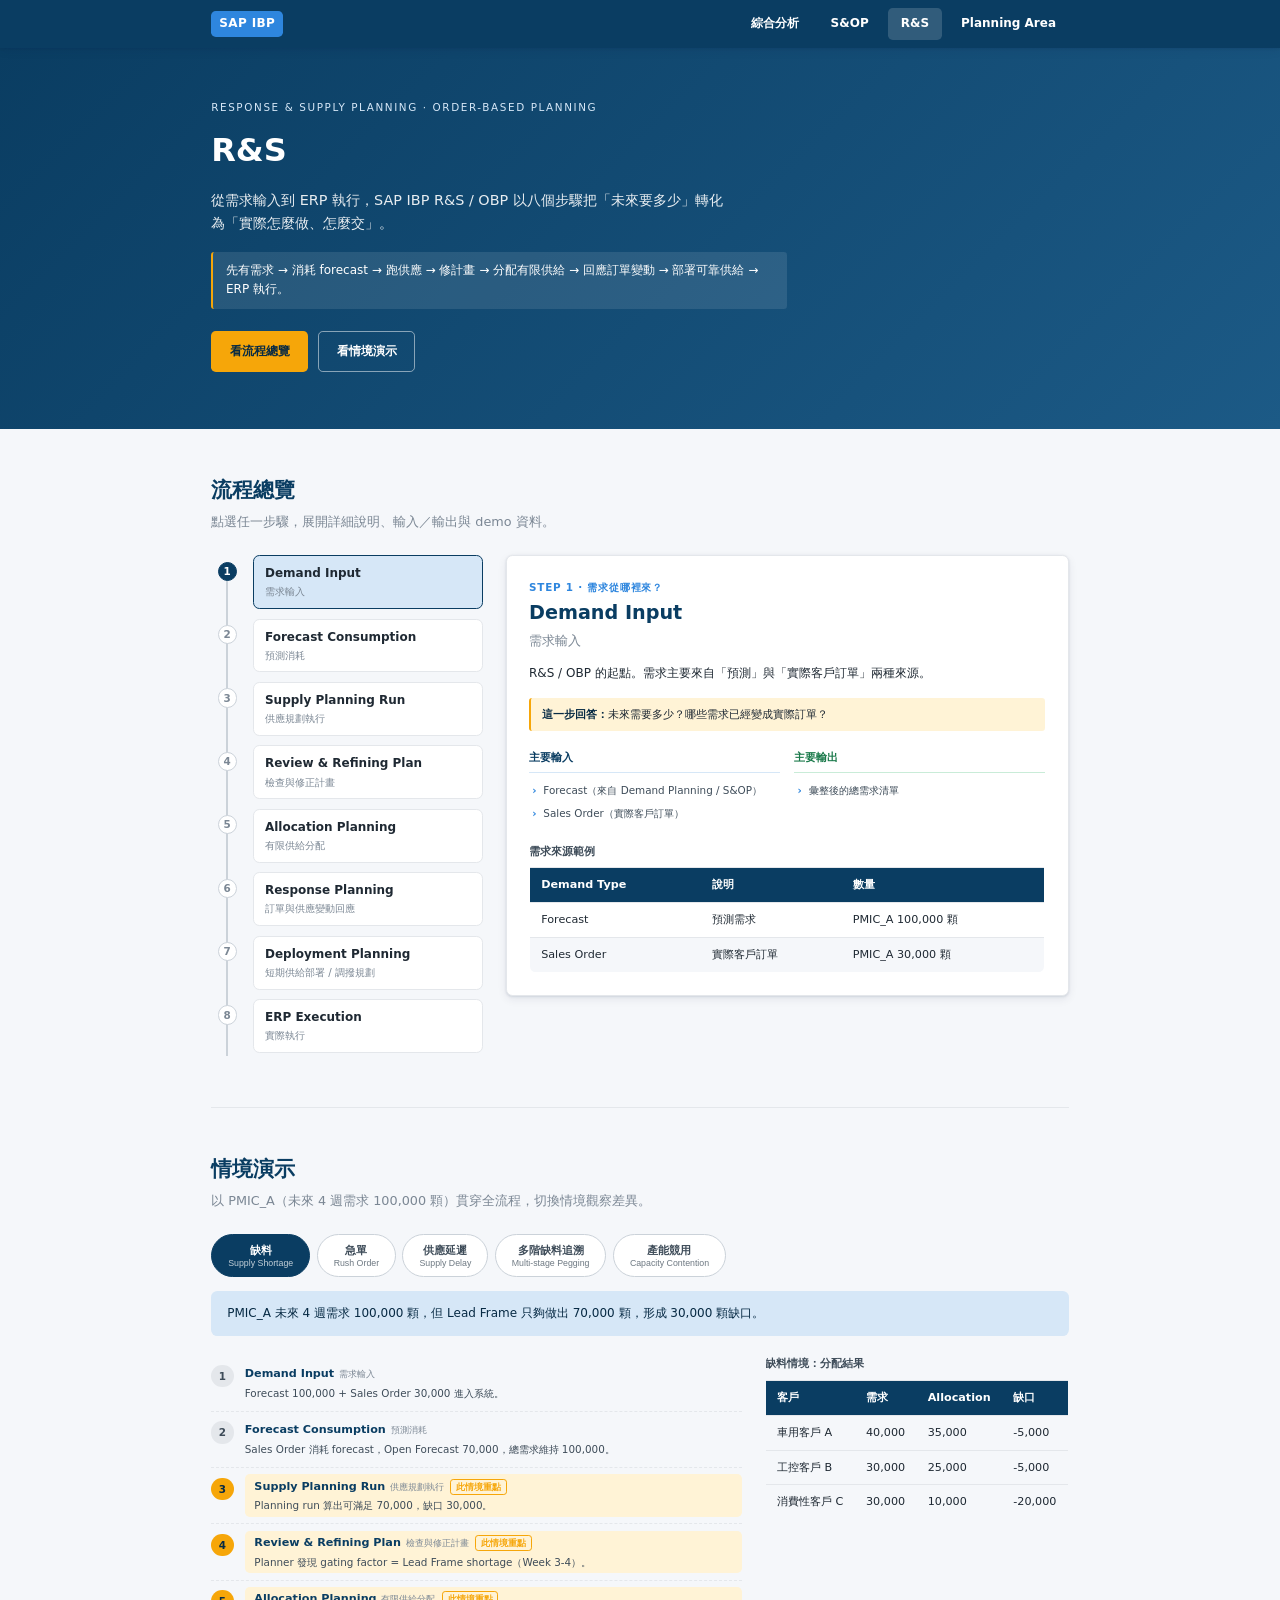
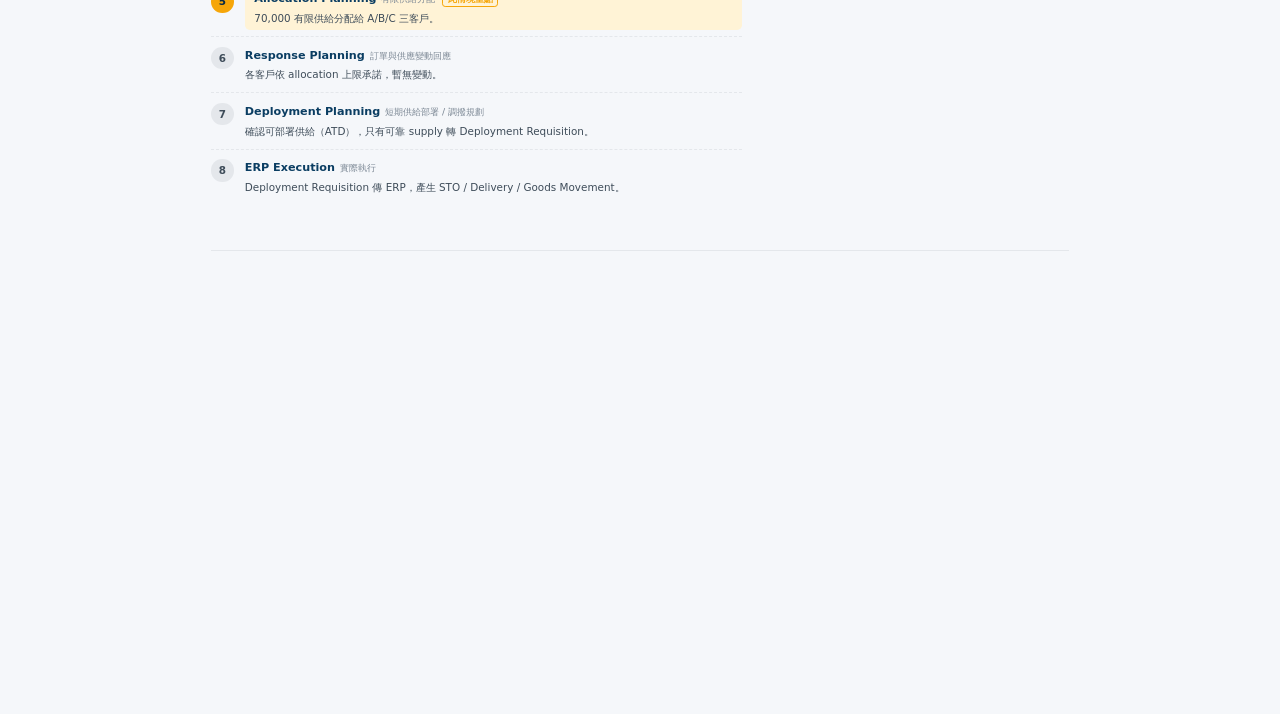
<file: index.html>
<!DOCTYPE html>
<html lang="zh-Hant">
  <head>
    <meta charset="UTF-8" />
    <meta name="viewport" content="width=device-width, initial-scale=1.0" />
    <title>SAP IBP R&amp;S 流程介紹</title>
    <link rel="stylesheet" href="styles.css" />
  </head>
  <body>
    <!-- 頂部導覽列 -->
    <header class="topbar">
      <div class="topbar__inner">
        <div class="brand">
          <span class="brand__logo">SAP IBP</span>
        </div>
        <nav class="mainnav">
          <a href="compare.html" class="mainnav__link">綜合分析</a>
          <a href="snop.html" class="mainnav__link">S&amp;OP</a>
          <a href="index.html" class="mainnav__link mainnav__link--active">R&amp;S</a>
          <a href="pa.html" class="mainnav__link">Planning Area</a>
        </nav>
      </div>
    </header>

    <!-- Hero -->
    <section class="hero">
      <div class="hero__inner">
        <p class="hero__eyebrow">Response &amp; Supply Planning · Order-based Planning</p>
        <h1 class="hero__title">R&amp;S</h1>
        <p class="hero__lead">
          從需求輸入到 ERP 執行，SAP IBP R&amp;S / OBP
          以八個步驟把「未來要多少」轉化為「實際怎麼做、怎麼交」。
        </p>
        <p class="hero__oneliner" id="heroOneLiner"></p>
        <div class="hero__actions">
          <a href="#flow" class="btn btn--primary">看流程總覽</a>
          <a href="#scenario" class="btn btn--ghost">看情境演示</a>
        </div>
      </div>
    </section>

    <main class="container">
      <!-- 流程總覽 -->
      <section id="flow" class="section">
        <div class="section__head">
          <h2 class="section__title">流程總覽</h2>
          <p class="section__desc">
            點選任一步驟，展開詳細說明、輸入／輸出與 demo 資料。
          </p>
        </div>
        <div class="flow">
          <ol class="timeline" id="timeline"></ol>
          <div class="detail" id="detail">
            <p class="detail__placeholder">← 請點選左側任一步驟查看詳情</p>
          </div>
        </div>
      </section>

      <!-- 情境演示 -->
      <section id="scenario" class="section">
        <div class="section__head">
          <h2 class="section__title">情境演示</h2>
          <p class="section__desc">
            以 PMIC_A（未來 4 週需求 100,000 顆）貫穿全流程，切換情境觀察差異。
          </p>
        </div>
        <div class="scenario__tabs" id="scenarioTabs"></div>
        <p class="scenario__intro" id="scenarioIntro"></p>
        <div class="scenario__body">
          <ol class="walk" id="scenarioWalk"></ol>
          <div class="scenario__table" id="scenarioTable"></div>
        </div>
      </section>

      <!-- 快速記憶版 -->
      <section id="memo" class="section" hidden>
        <div class="section__head">
          <h2 class="section__title">快速記憶版</h2>
          <p class="section__desc">一句話記住每個步驟在做什麼。</p>
        </div>
        <table class="memo-table" id="memoTable"></table>
        <p class="memo-oneliner" id="memoOneLiner"></p>
      </section>
    </main>

    <script src="data.js"></script>
    <script src="app.js"></script>
  </body>
</html>
</file>
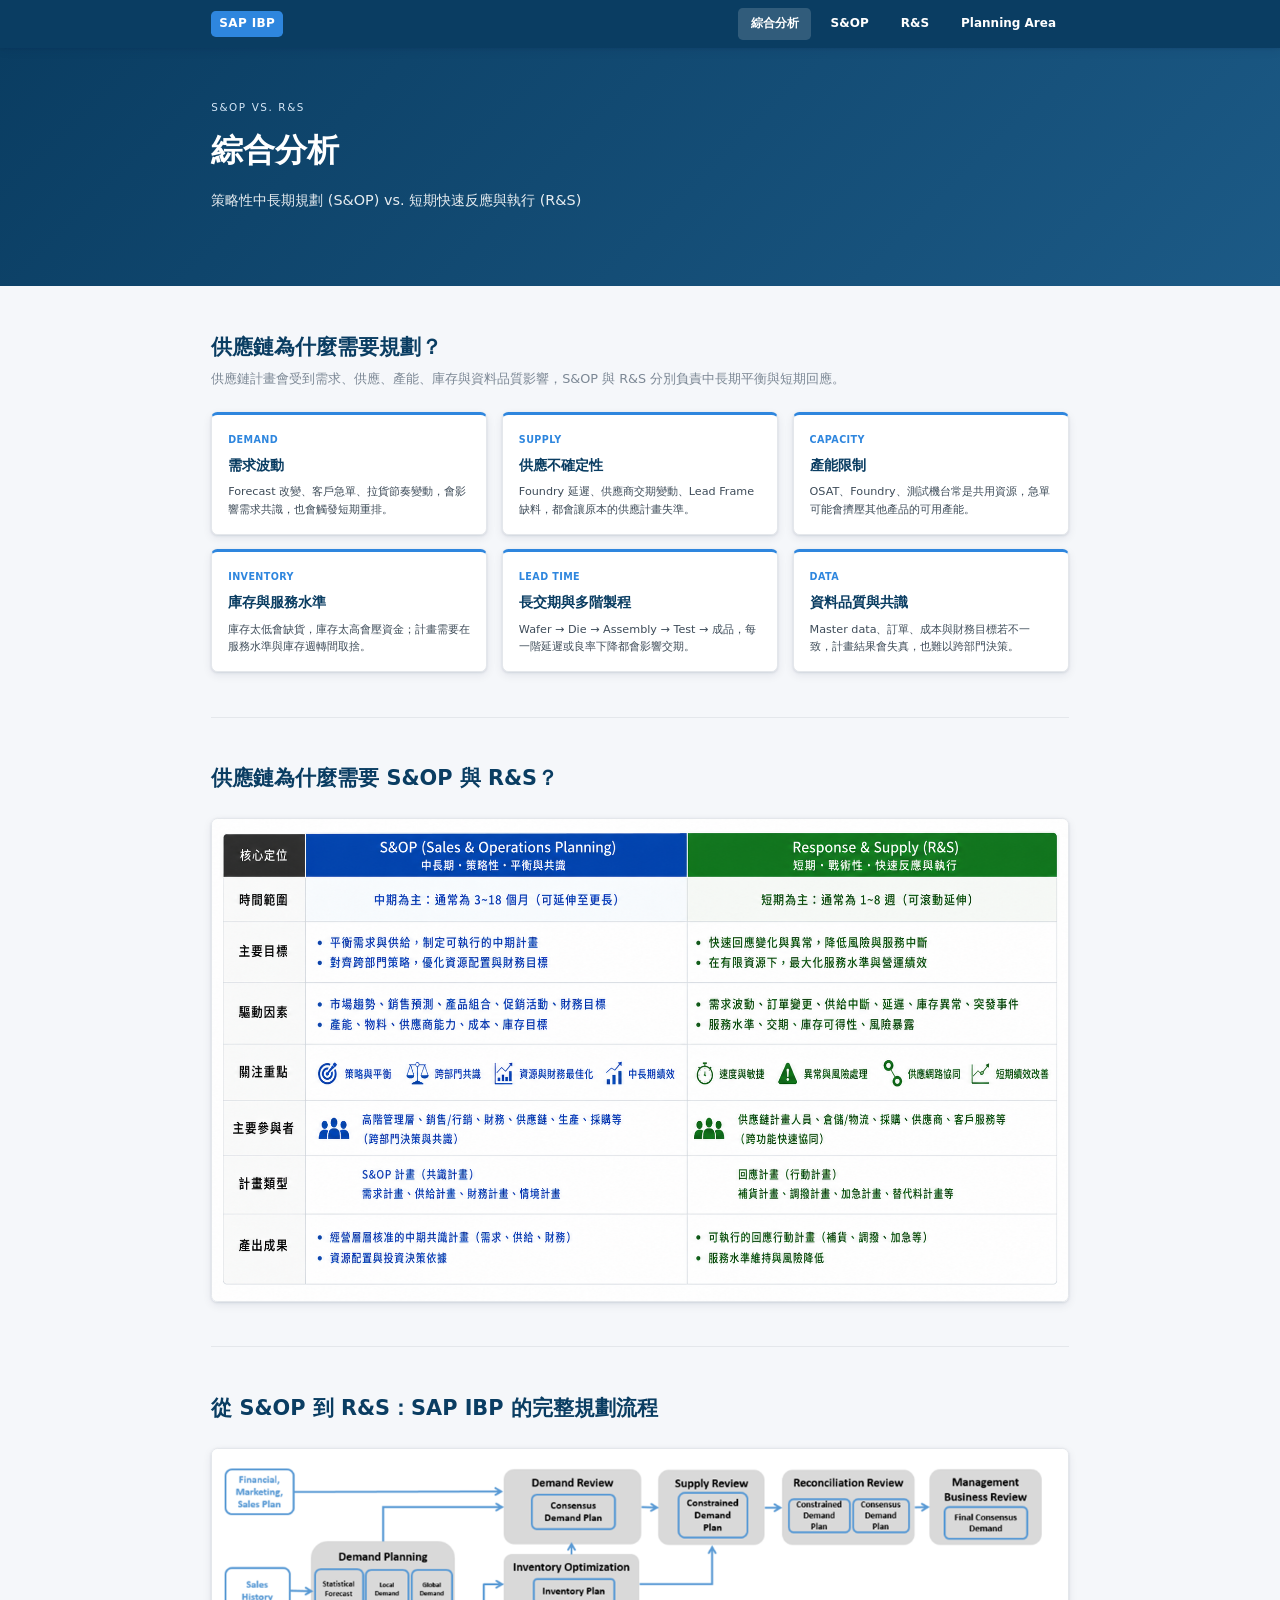
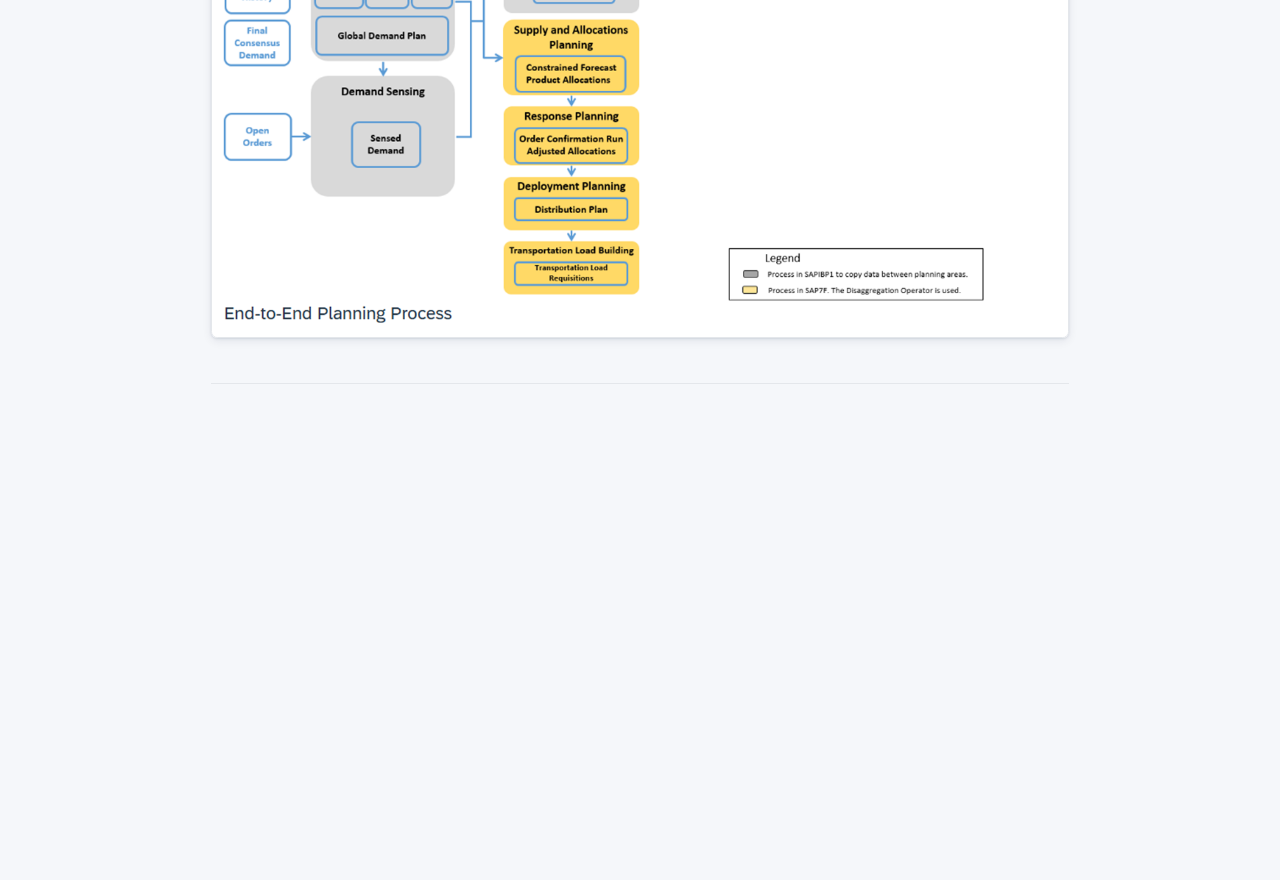
<file: compare.html>
<!DOCTYPE html>
<html lang="zh-Hant">
  <head>
    <meta charset="UTF-8" />
    <meta name="viewport" content="width=device-width, initial-scale=1.0" />
    <title>SAP IBP 綜合分析</title>
    <link rel="stylesheet" href="styles.css" />
  </head>
  <body>
    <!-- 頂部導覽列 -->
    <header class="topbar">
      <div class="topbar__inner">
        <div class="brand">
          <span class="brand__logo">SAP IBP</span>
        </div>
        <nav class="mainnav">
          <a href="compare.html" class="mainnav__link mainnav__link--active">綜合分析</a>
          <a href="snop.html" class="mainnav__link">S&amp;OP</a>
          <a href="index.html" class="mainnav__link">R&amp;S</a>
          <a href="pa.html" class="mainnav__link">Planning Area</a>
        </nav>
      </div>
    </header>

    <!-- Hero -->
    <section class="hero">
      <div class="hero__inner">
        <p class="hero__eyebrow">S&amp;OP vs. R&amp;S</p>
        <h1 class="hero__title">綜合分析</h1>
        <p class="hero__lead">
          策略性中長期規劃 (S&amp;OP) vs. 短期快速反應與執行 (R&amp;S)
        </p>
      </div>
    </section>

    <main class="container">
      <section class="section">
        <div class="section__head">
          <h2 class="section__title">供應鏈為什麼需要規劃？</h2>
          <p class="section__desc">
            供應鏈計畫會受到需求、供應、產能、庫存與資料品質影響，S&amp;OP 與 R&amp;S 分別負責中長期平衡與短期回應。
          </p>
        </div>
        <div class="factor-grid">
          <article class="factor-card">
            <span class="factor-card__tag">Demand</span>
            <h3>需求波動</h3>
            <p>Forecast 改變、客戶急單、拉貨節奏變動，會影響需求共識，也會觸發短期重排。</p>
          </article>
          <article class="factor-card">
            <span class="factor-card__tag">Supply</span>
            <h3>供應不確定性</h3>
            <p>Foundry 延遲、供應商交期變動、Lead Frame 缺料，都會讓原本的供應計畫失準。</p>
          </article>
          <article class="factor-card">
            <span class="factor-card__tag">Capacity</span>
            <h3>產能限制</h3>
            <p>OSAT、Foundry、測試機台常是共用資源，急單可能會擠壓其他產品的可用產能。</p>
          </article>
          <article class="factor-card">
            <span class="factor-card__tag">Inventory</span>
            <h3>庫存與服務水準</h3>
            <p>庫存太低會缺貨，庫存太高會壓資金；計畫需要在服務水準與庫存週轉間取捨。</p>
          </article>
          <article class="factor-card">
            <span class="factor-card__tag">Lead Time</span>
            <h3>長交期與多階製程</h3>
            <p>Wafer → Die → Assembly → Test → 成品，每一階延遲或良率下降都會影響交期。</p>
          </article>
          <article class="factor-card">
            <span class="factor-card__tag">Data</span>
            <h3>資料品質與共識</h3>
            <p>Master data、訂單、成本與財務目標若不一致，計畫結果會失真，也難以跨部門決策。</p>
          </article>
        </div>
      </section>
      <section class="section">
        <div class="section__head">
          <h2 class="section__title">供應鏈為什麼需要 S&amp;OP 與 R&amp;S？</h2>
        </div>
        <img
          class="cmp-image"
          src="compare%20table.png"
          alt="SAP IBP S&amp;OP vs. Response & Supply (R&S) 差異比較"
        />
      </section>
      <section class="section">
        <div class="section__head">
          <h2 class="section__title">從 S&amp;OP 到 R&amp;S：SAP IBP 的完整規劃流程</h2>
        </div>
        <img
          class="cmp-image"
          src="end-to-end%20process.png"
          alt="End-to-End Planning Process"
        />
      </section>
    </main>
  </body>
</html>
</file>
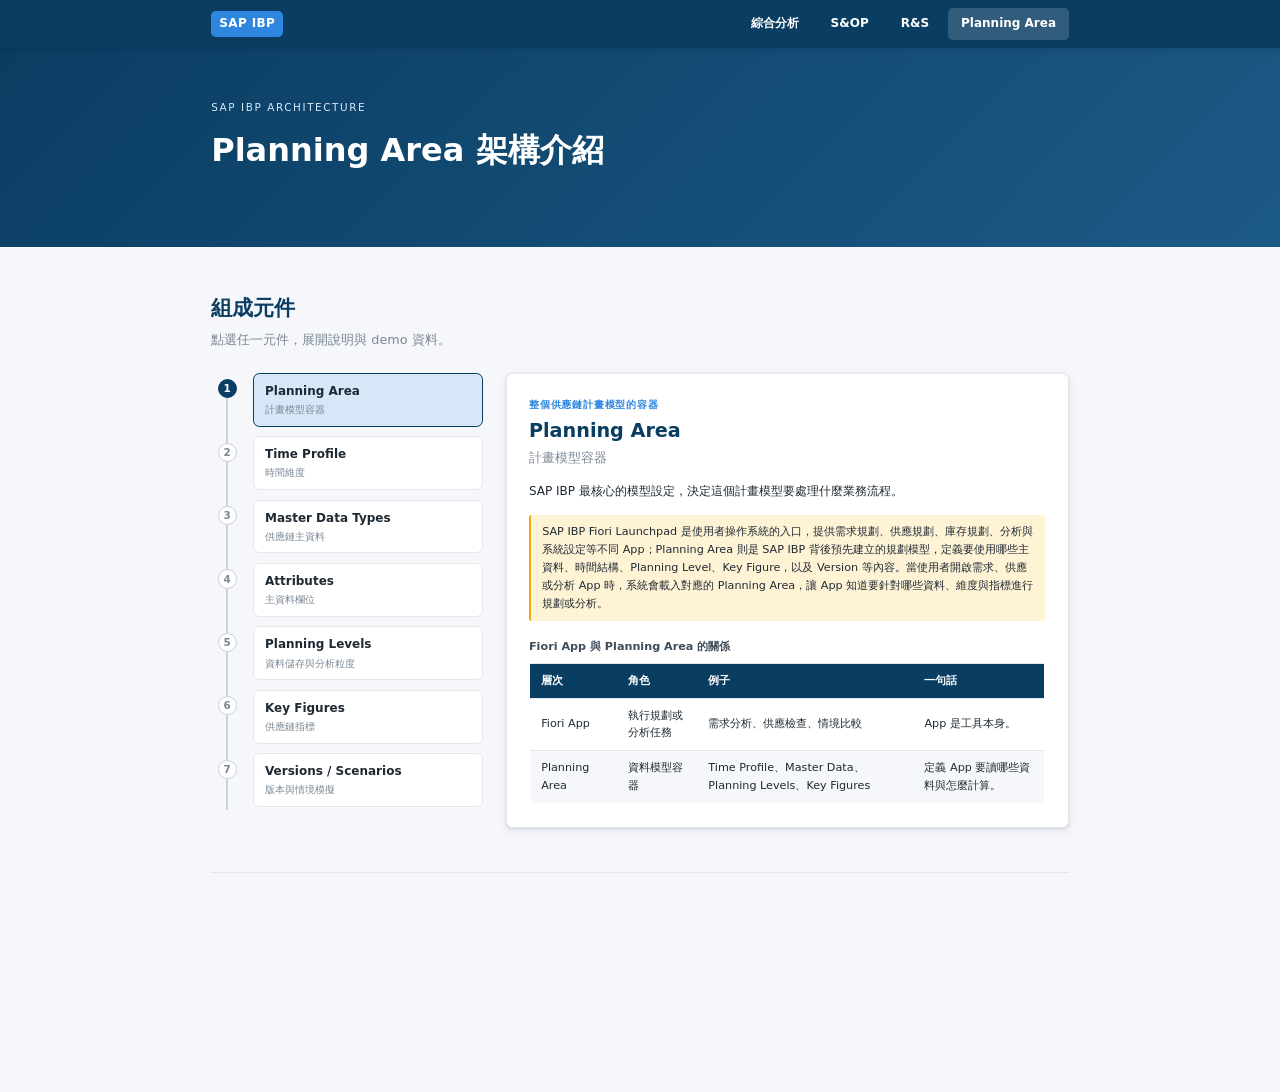
<file: pa.html>
<!DOCTYPE html>
<html lang="zh-Hant">
  <head>
    <meta charset="UTF-8" />
    <meta name="viewport" content="width=device-width, initial-scale=1.0" />
    <title>SAP IBP Planning Area 架構介紹</title>
    <link rel="stylesheet" href="styles.css" />
  </head>
  <body>
    <!-- 頂部導覽列 -->
    <header class="topbar">
      <div class="topbar__inner">
        <div class="brand">
          <span class="brand__logo">SAP IBP</span>
        </div>
        <nav class="mainnav">
          <a href="compare.html" class="mainnav__link">綜合分析</a>
          <a href="snop.html" class="mainnav__link">S&amp;OP</a>
          <a href="index.html" class="mainnav__link">R&amp;S</a>
          <a href="pa.html" class="mainnav__link mainnav__link--active">Planning Area</a>
        </nav>
      </div>
    </header>

    <!-- Hero -->
    <section class="hero">
      <div class="hero__inner">
        <p class="hero__eyebrow">SAP IBP Architecture</p>
        <h1 class="hero__title">Planning Area 架構介紹</h1>
      </div>
    </section>

    <main class="container">
      <!-- 組成元件 -->
      <section id="components" class="section">
        <div class="section__head">
          <h2 class="section__title">組成元件</h2>
          <p class="section__desc">
            點選任一元件，展開說明與 demo 資料。
          </p>
        </div>
        <div class="flow">
          <ol class="timeline" id="timeline"></ol>
          <div class="detail" id="detail">
            <p class="detail__placeholder">← 請點選左側任一元件查看詳情</p>
          </div>
        </div>
      </section>
    </main>

    <script src="pa-data.js"></script>
    <script src="pa-app.js"></script>
  </body>
</html>
</file>
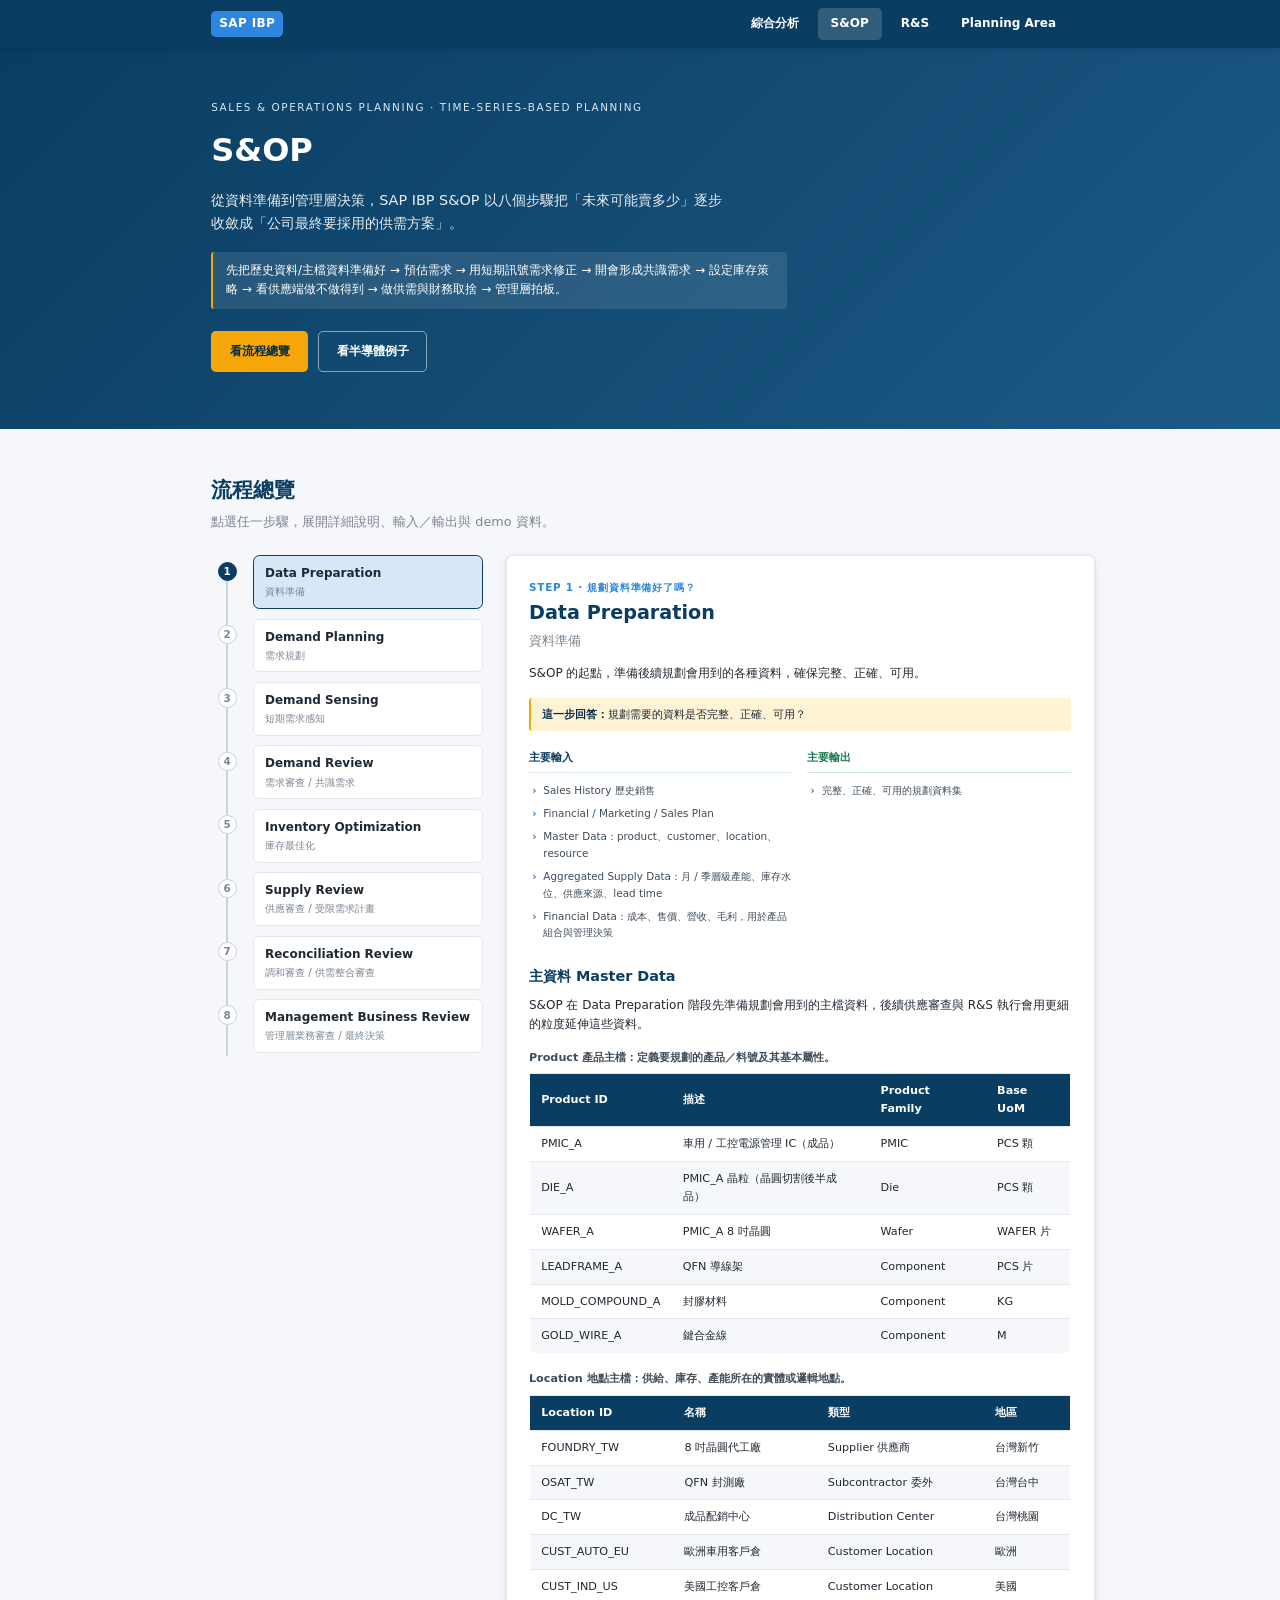
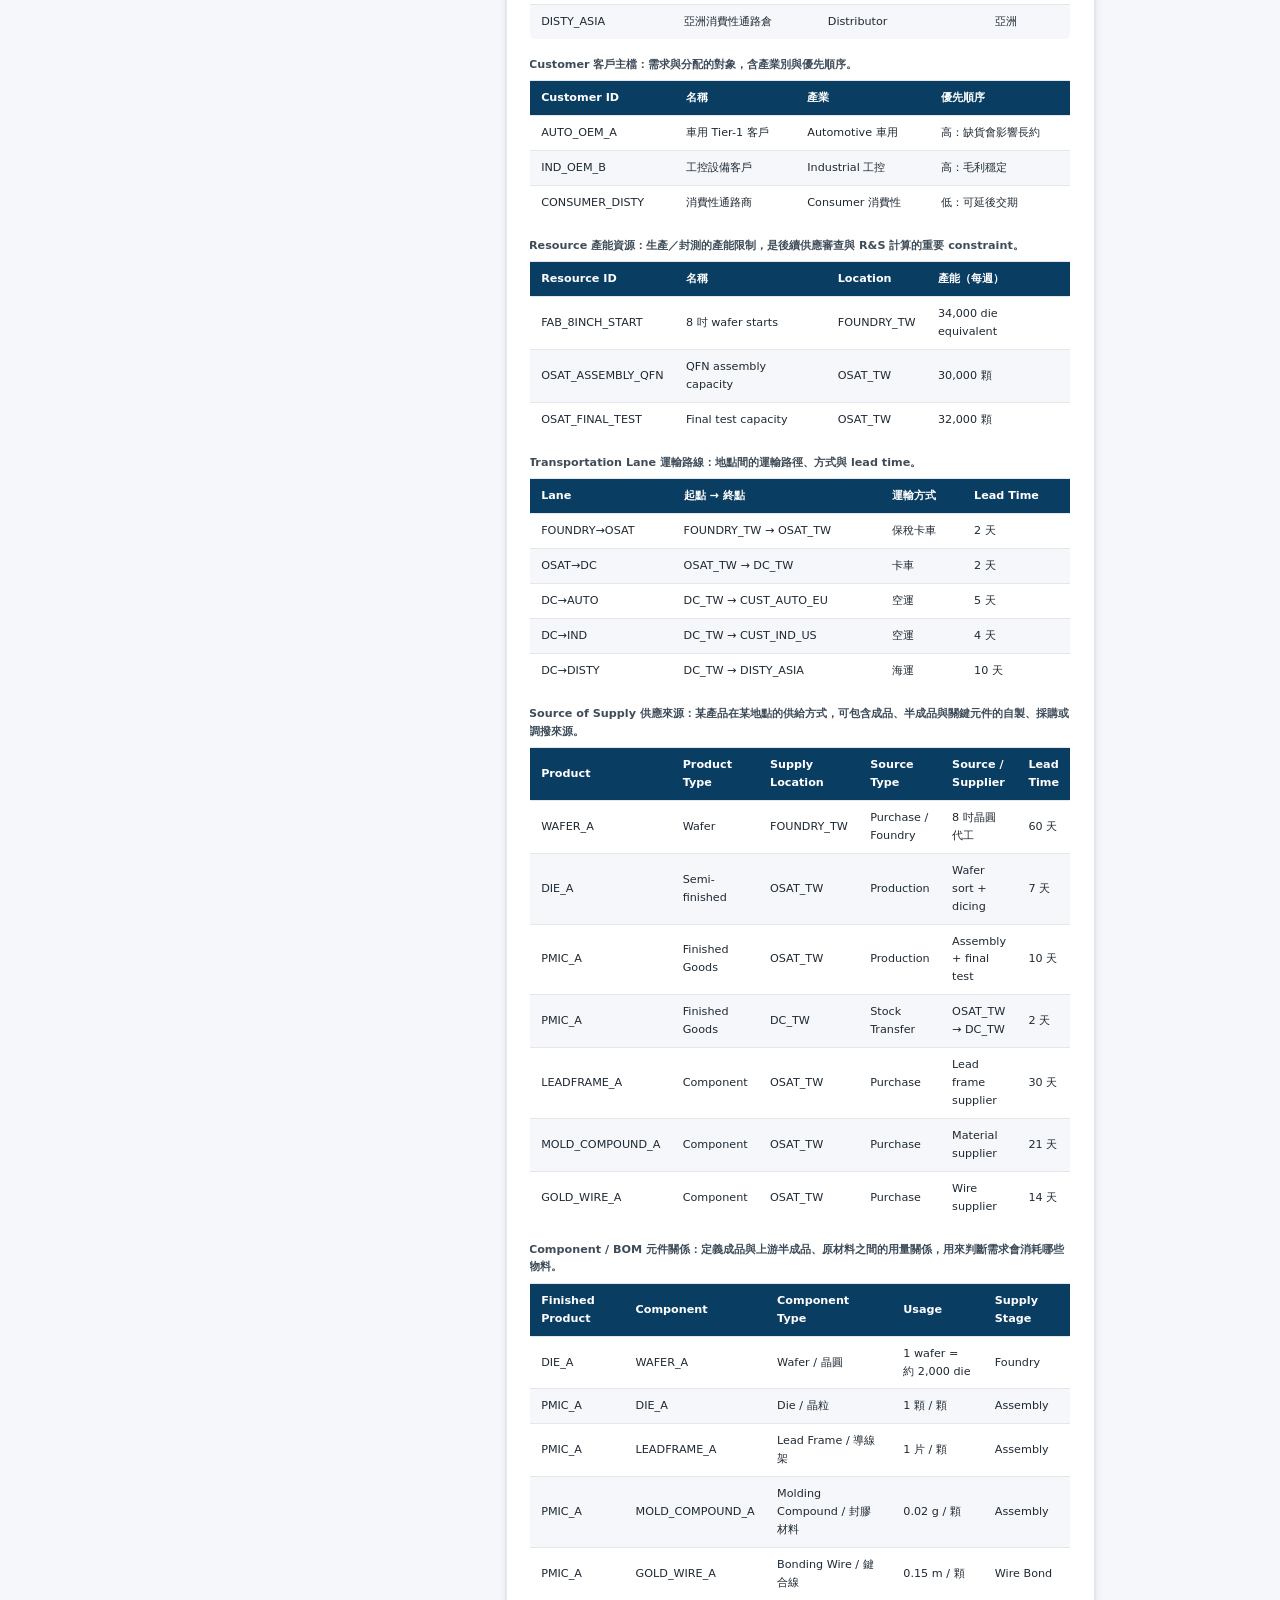
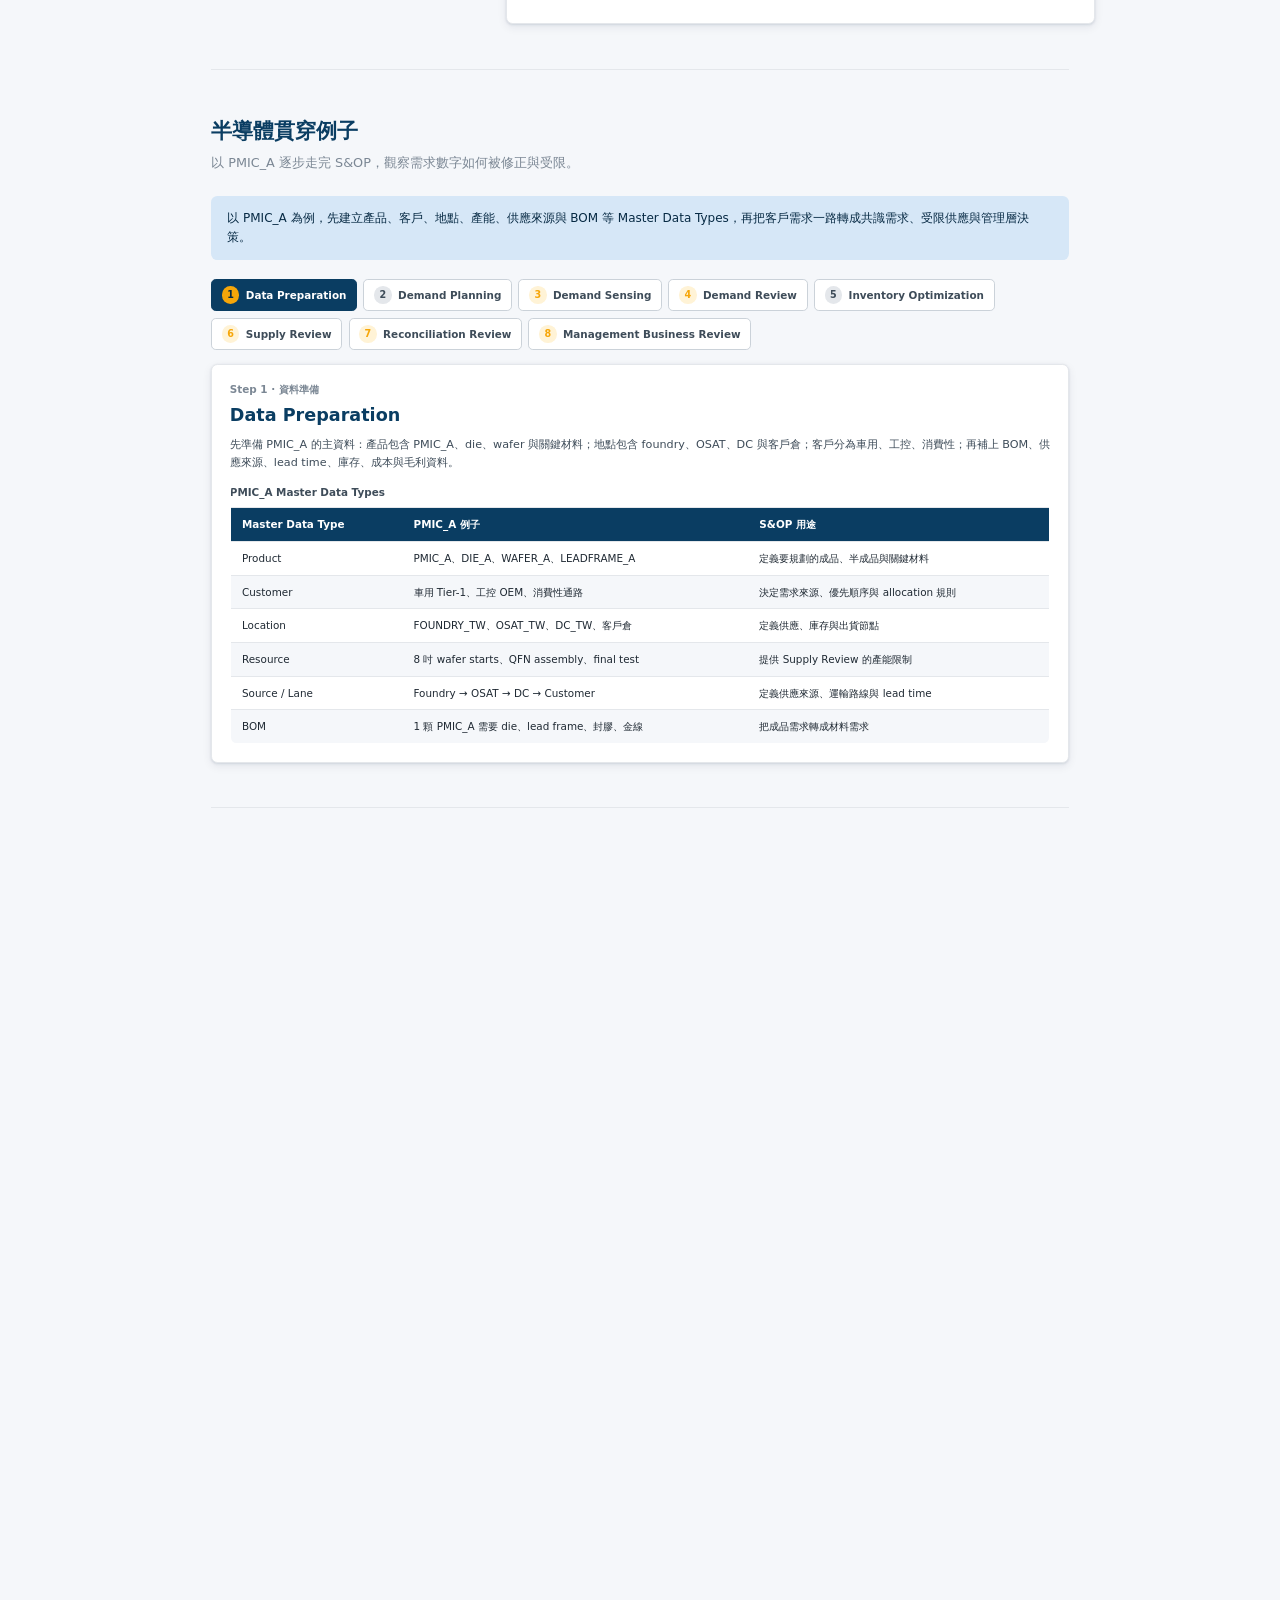
<file: snop.html>
<!DOCTYPE html>
<html lang="zh-Hant">
  <head>
    <meta charset="UTF-8" />
    <meta name="viewport" content="width=device-width, initial-scale=1.0" />
    <title>SAP IBP S&amp;OP 流程介紹</title>
    <link rel="stylesheet" href="styles.css" />
  </head>
  <body>
    <!-- 頂部導覽列 -->
    <header class="topbar">
      <div class="topbar__inner">
        <div class="brand">
          <span class="brand__logo">SAP IBP</span>
        </div>
        <nav class="mainnav">
          <a href="compare.html" class="mainnav__link">綜合分析</a>
          <a href="snop.html" class="mainnav__link mainnav__link--active">S&amp;OP</a>
          <a href="index.html" class="mainnav__link">R&amp;S</a>
          <a href="pa.html" class="mainnav__link">Planning Area</a>
        </nav>
      </div>
    </header>

    <!-- Hero -->
    <section class="hero">
      <div class="hero__inner">
        <p class="hero__eyebrow">Sales &amp; Operations Planning · Time-Series-Based Planning</p>
        <h1 class="hero__title">S&amp;OP</h1>
        <p class="hero__lead">
          從資料準備到管理層決策，SAP IBP S&amp;OP
          以八個步驟把「未來可能賣多少」逐步收斂成「公司最終要採用的供需方案」。
        </p>
        <p class="hero__oneliner" id="heroOneLiner"></p>
        <div class="hero__actions">
          <a href="#flow" class="btn btn--primary">看流程總覽</a>
          <a href="#example" class="btn btn--ghost">看半導體例子</a>
        </div>
      </div>
    </section>

    <main class="container">
      <!-- 流程總覽 -->
      <section id="flow" class="section">
        <div class="section__head">
          <h2 class="section__title">流程總覽</h2>
          <p class="section__desc">
            點選任一步驟，展開詳細說明、輸入／輸出與 demo 資料。
          </p>
        </div>
        <div class="flow">
          <ol class="timeline" id="timeline"></ol>
          <div class="detail" id="detail">
            <p class="detail__placeholder">← 請點選左側任一步驟查看詳情</p>
          </div>
        </div>
      </section>

      <!-- 半導體貫穿例子 -->
      <section id="example" class="section">
        <div class="section__head">
          <h2 class="section__title">半導體貫穿例子</h2>
          <p class="section__desc">
            以 PMIC_A 逐步走完 S&amp;OP，觀察需求數字如何被修正與受限。
          </p>
        </div>
        <p class="scenario__intro" id="exampleIntro"></p>
        <div class="example-tabs" id="exampleStepTabs"></div>
        <div class="example-detail" id="exampleStepDetail"></div>
        <ol class="walk" id="exampleWalk" hidden></ol>
      </section>

      <!-- 快速記憶版 -->
      <section id="memo" class="section" hidden>
        <div class="section__head">
          <h2 class="section__title">快速記憶版</h2>
          <p class="section__desc">一句話記住每個步驟在做什麼。</p>
        </div>
        <table class="memo-table" id="memoTable"></table>
        <p class="memo-oneliner" id="memoOneLiner"></p>
      </section>
    </main>

    <script src="snop-data.js"></script>
    <script src="snop-app.js"></script>
  </body>
</html>
</file>
<file: styles.css>
/* ================================================================== */
/*  SAP IBP R&S — 企業風樣式 (深藍 / 灰)                               */
/* ================================================================== */
:root {
  --navy: #0a3d62;
  --navy-dark: #072a44;
  --navy-light: #1c5a86;
  --accent: #2e86de;
  --accent-soft: #d6e7f7;
  --gray-900: #1f2933;
  --gray-700: #3e4c59;
  --gray-500: #7b8794;
  --gray-300: #cbd2d9;
  --gray-200: #e4e7eb;
  --gray-100: #f5f7fa;
  --white: #ffffff;
  --highlight: #f6a609;
  --highlight-soft: #fff3d6;
  --shadow: 0 1px 3px rgba(9, 30, 66, 0.12), 0 4px 12px rgba(9, 30, 66, 0.08);
  --radius: 8px;
  --maxw: 1120px;
}

* {
  box-sizing: border-box;
}

html {
  scroll-behavior: smooth;
}

body {
  margin: 0;
  font-family: "Segoe UI", "Microsoft JhengHei", "PingFang TC", system-ui,
    sans-serif;
  color: var(--gray-900);
  background: var(--gray-100);
  line-height: 1.6;
  zoom: 80%;
}

a {
  color: inherit;
  text-decoration: none;
}

/* -------------------- 頂部導覽列 -------------------- */
.topbar {
  position: sticky;
  top: 0;
  z-index: 50;
  background: var(--navy);
  color: var(--white);
  box-shadow: var(--shadow);
}

.topbar__inner {
  max-width: var(--maxw);
  margin: 0 auto;
  padding: 0 24px;
  height: 60px;
  display: flex;
  align-items: center;
  justify-content: space-between;
}

.brand {
  display: flex;
  align-items: center;
  gap: 12px;
}

.brand__logo {
  background: var(--accent);
  color: var(--white);
  font-weight: 700;
  letter-spacing: 0.5px;
  padding: 4px 10px;
  border-radius: 6px;
  font-size: 15px;
}

.brand__title {
  font-weight: 600;
  font-size: 16px;
}

.mainnav {
  display: flex;
  align-items: center;
  gap: 8px;
}

.mainnav__link {
  padding: 8px 16px;
  border-radius: 6px;
  font-weight: 600;
  font-size: 15px;
  display: inline-flex;
  align-items: center;
  gap: 8px;
}

.mainnav__link--active {
  background: rgba(255, 255, 255, 0.16);
}

.mainnav__link--disabled {
  color: rgba(255, 255, 255, 0.55);
  cursor: not-allowed;
}

.badge {
  font-size: 11px;
  font-weight: 600;
  background: rgba(255, 255, 255, 0.2);
  padding: 2px 8px;
  border-radius: 999px;
}

/* -------------------- Hero -------------------- */
.hero {
  background: linear-gradient(135deg, var(--navy) 0%, var(--navy-light) 100%);
  color: var(--white);
}

.hero__inner {
  max-width: var(--maxw);
  margin: 0 auto;
  padding: 64px 24px 72px;
}

.hero__eyebrow {
  text-transform: uppercase;
  letter-spacing: 2px;
  font-size: 13px;
  color: var(--accent-soft);
  margin: 0 0 12px;
}

.hero__title {
  font-size: 40px;
  margin: 0 0 16px;
  font-weight: 700;
}

.hero__lead {
  font-size: 18px;
  max-width: 640px;
  margin: 0 0 20px;
  color: rgba(255, 255, 255, 0.9);
}

.hero__oneliner {
  font-size: 15px;
  background: rgba(255, 255, 255, 0.1);
  border-left: 3px solid var(--highlight);
  padding: 12px 16px;
  border-radius: 4px;
  max-width: 720px;
  margin: 0 0 28px;
}

.hero__actions {
  display: flex;
  gap: 12px;
  flex-wrap: wrap;
}

.btn {
  padding: 12px 22px;
  border-radius: 6px;
  font-weight: 600;
  font-size: 15px;
  cursor: pointer;
  border: 1px solid transparent;
  transition: transform 0.12s ease, background 0.12s ease;
}

.btn:hover {
  transform: translateY(-1px);
}

.btn--primary {
  background: var(--highlight);
  color: var(--navy-dark);
}

.btn--ghost {
  background: transparent;
  border-color: rgba(255, 255, 255, 0.5);
  color: var(--white);
}

/* -------------------- 版面容器 -------------------- */
.container {
  max-width: var(--maxw);
  margin: 0 auto;
  padding: 0 24px;
}

.section {
  padding: 56px 0;
  border-bottom: 1px solid var(--gray-200);
}

.section__head {
  margin-bottom: 28px;
}

.section__title {
  font-size: 26px;
  margin: 0 0 6px;
  color: var(--navy);
}

.section__desc {
  margin: 0;
  color: var(--gray-500);
}

/* -------------------- 流程總覽（時間軸 + 詳情） -------------------- */
.flow {
  display: grid;
  grid-template-columns: 340px 1fr;
  gap: 28px;
  align-items: start;
}

.timeline {
  list-style: none;
  margin: 0;
  padding: 0;
  position: relative;
}

.timeline::before {
  content: "";
  position: absolute;
  left: 19px;
  top: 8px;
  bottom: 8px;
  width: 2px;
  background: var(--gray-300);
}

.tl-item {
  position: relative;
  padding: 0 0 6px 52px;
  margin-bottom: 6px;
  cursor: pointer;
}

.tl-item__dot {
  position: absolute;
  left: 8px;
  top: 8px;
  width: 24px;
  height: 24px;
  border-radius: 50%;
  background: var(--white);
  border: 2px solid var(--gray-300);
  color: var(--gray-500);
  font-size: 13px;
  font-weight: 700;
  display: flex;
  align-items: center;
  justify-content: center;
  transition: all 0.15s ease;
  z-index: 1;
}

.tl-item__body {
  padding: 10px 14px;
  border-radius: var(--radius);
  border: 1px solid var(--gray-200);
  background: var(--white);
  transition: all 0.15s ease;
}

.tl-item__en {
  font-weight: 600;
  font-size: 15px;
  color: var(--gray-900);
}

.tl-item__zh {
  font-size: 13px;
  color: var(--gray-500);
}

.tl-item:hover .tl-item__body {
  border-color: var(--accent);
  box-shadow: var(--shadow);
}

.tl-item--active .tl-item__dot {
  background: var(--navy);
  border-color: var(--navy);
  color: var(--white);
}

.tl-item--active .tl-item__body {
  border-color: var(--navy);
  background: var(--accent-soft);
}

/* 詳情面板 */
.detail {
  background: var(--white);
  border: 1px solid var(--gray-200);
  border-radius: var(--radius);
  box-shadow: var(--shadow);
  padding: 28px;
  min-height: 320px;
}

.detail__placeholder {
  color: var(--gray-500);
  text-align: center;
  margin-top: 120px;
}

.detail__step {
  color: var(--accent);
  font-weight: 700;
  font-size: 13px;
  letter-spacing: 1px;
  text-transform: uppercase;
}

.detail__title {
  margin: 4px 0 2px;
  font-size: 24px;
  color: var(--navy);
}

.detail__zh {
  color: var(--gray-500);
  margin: 0 0 16px;
}

.detail__summary {
  font-size: 15px;
  margin: 0 0 18px;
}

.detail__subhead {
  margin: 26px 0 10px;
  color: var(--navy);
  font-size: 18px;
}

.detail__q {
  background: var(--highlight-soft);
  border-left: 3px solid var(--highlight);
  padding: 10px 14px;
  border-radius: 4px;
  margin: 0 0 22px;
  font-size: 14px;
}

.detail__q strong {
  color: var(--navy-dark);
}

.io-grid {
  display: grid;
  grid-template-columns: 1fr 1fr;
  gap: 18px;
  margin-bottom: 22px;
}

.io-card__head {
  font-weight: 600;
  font-size: 14px;
  margin-bottom: 8px;
  padding-bottom: 6px;
  border-bottom: 2px solid var(--gray-200);
}

.io-card--in .io-card__head {
  color: var(--navy);
  border-color: var(--accent-soft);
}

.io-card--out .io-card__head {
  color: #1b7a4b;
  border-color: #c9ecd8;
}

.io-list {
  list-style: none;
  margin: 0;
  padding: 0;
}

.io-list li {
  font-size: 13px;
  color: var(--gray-700);
  padding: 4px 0 4px 18px;
  position: relative;
}

.io-list li::before {
  content: "›";
  position: absolute;
  left: 4px;
  color: var(--accent);
  font-weight: 700;
}

/* -------------------- 資料表格 -------------------- */
.data-table {
  width: 100%;
  border-collapse: collapse;
  font-size: 14px;
  border: 1px solid var(--gray-200);
  border-radius: var(--radius);
  overflow: hidden;
}

.data-table caption {
  text-align: left;
  font-weight: 600;
  color: var(--gray-700);
  margin-bottom: 8px;
  caption-side: top;
}

.data-table + .data-table {
  margin-top: 20px;
}

.data-table th,
.data-table td {
  padding: 10px 14px;
  text-align: left;
  border-bottom: 1px solid var(--gray-200);
}

.data-table thead th {
  background: var(--navy);
  color: var(--white);
  font-weight: 600;
}

.data-table tbody tr:nth-child(even) {
  background: var(--gray-100);
}

.data-table tbody tr:last-child td {
  border-bottom: none;
}

/* -------------------- 情境演示 -------------------- */
.scenario__tabs {
  display: flex;
  gap: 8px;
  flex-wrap: wrap;
  margin-bottom: 18px;
}

.tab {
  padding: 10px 20px;
  border-radius: 999px;
  border: 1px solid var(--gray-300);
  background: var(--white);
  cursor: pointer;
  font-weight: 600;
  font-size: 14px;
  color: var(--gray-700);
  transition: all 0.15s ease;
}

.tab:hover {
  border-color: var(--accent);
  color: var(--accent);
}

.tab--active {
  background: var(--navy);
  border-color: var(--navy);
  color: var(--white);
}

.tab small {
  display: block;
  font-weight: 400;
  font-size: 11px;
  opacity: 0.75;
}

.scenario__intro {
  background: var(--accent-soft);
  border-radius: var(--radius);
  padding: 16px 20px;
  margin: 0 0 24px;
  font-size: 15px;
  color: var(--navy-dark);
}

.scenario__body {
  display: grid;
  grid-template-columns: 1fr 380px;
  gap: 28px;
  align-items: start;
}

.walk {
  list-style: none;
  margin: 0;
  padding: 0;
  counter-reset: walk;
}

.walk__item {
  display: flex;
  gap: 14px;
  padding: 12px 0;
  border-bottom: 1px dashed var(--gray-200);
}

.walk__item:last-child {
  border-bottom: none;
}

.walk__num {
  flex: 0 0 28px;
  height: 28px;
  border-radius: 50%;
  background: var(--gray-200);
  color: var(--gray-700);
  font-weight: 700;
  font-size: 13px;
  display: flex;
  align-items: center;
  justify-content: center;
}

.walk__content {
  flex: 1;
}

.walk__label {
  font-weight: 600;
  font-size: 14px;
  color: var(--navy);
}

.walk__label small {
  color: var(--gray-500);
  font-weight: 400;
  margin-left: 6px;
}

.walk__text {
  font-size: 13px;
  color: var(--gray-700);
  margin: 2px 0 0;
}

.walk__item--hl .walk__num {
  background: var(--highlight);
  color: var(--navy-dark);
}

.walk__item--hl .walk__content {
  background: var(--highlight-soft);
  border-radius: 6px;
  padding: 4px 12px;
  margin: -4px 0;
}

.walk__flag {
  display: inline-block;
  font-size: 11px;
  font-weight: 700;
  color: var(--highlight);
  border: 1px solid var(--highlight);
  border-radius: 4px;
  padding: 0 6px;
  margin-left: 8px;
  vertical-align: middle;
}

.example-tabs {
  display: flex;
  flex-wrap: wrap;
  gap: 8px;
  margin: 18px 0 18px;
}

.example-tab {
  border: 1px solid var(--gray-300);
  background: var(--white);
  color: var(--gray-700);
  border-radius: 6px;
  padding: 8px 12px;
  font: inherit;
  font-size: 13px;
  font-weight: 600;
  cursor: pointer;
  display: inline-flex;
  align-items: center;
  gap: 8px;
  transition: background 0.12s ease, border-color 0.12s ease,
    transform 0.12s ease;
}

.example-tab:hover {
  border-color: var(--accent);
  transform: translateY(-1px);
}

.example-tab span {
  width: 22px;
  height: 22px;
  border-radius: 50%;
  background: var(--gray-200);
  color: var(--gray-700);
  display: inline-flex;
  align-items: center;
  justify-content: center;
  font-size: 12px;
}

.example-tab--active {
  background: var(--navy);
  border-color: var(--navy);
  color: var(--white);
}

.example-tab--active span {
  background: var(--highlight);
  color: var(--navy-dark);
}

.example-tab--hl:not(.example-tab--active) span {
  background: var(--highlight-soft);
  color: var(--highlight);
}

.example-detail {
  background: var(--white);
  border: 1px solid var(--gray-200);
  border-radius: var(--radius);
  box-shadow: var(--shadow);
  padding: 20px 22px 22px;
}

.example-detail--hl {
  border-left: 4px solid var(--highlight);
}

.example-detail__eyebrow {
  color: var(--gray-500);
  font-size: 13px;
  font-weight: 600;
  margin-bottom: 4px;
}

.example-detail__title {
  color: var(--navy);
  font-size: 22px;
  margin: 0 0 8px;
}

.example-detail__summary {
  color: var(--gray-700);
  font-size: 14px;
  margin: 0 0 16px;
}

.walk__table {
  margin-top: 14px;
  font-size: 13px;
}

.scenario__table {
  position: sticky;
  top: 80px;
}

/* -------------------- 快速記憶版 -------------------- */
.memo-table {
  width: 100%;
  border-collapse: collapse;
  font-size: 15px;
  background: var(--white);
  border: 1px solid var(--gray-200);
  border-radius: var(--radius);
  overflow: hidden;
  box-shadow: var(--shadow);
}

.memo-table th,
.memo-table td {
  padding: 12px 16px;
  text-align: left;
  border-bottom: 1px solid var(--gray-200);
}

.memo-table thead th {
  background: var(--navy);
  color: var(--white);
}

.memo-table tbody tr:hover {
  background: var(--accent-soft);
}

.memo-table td:first-child {
  width: 48px;
  font-weight: 700;
  color: var(--accent);
  text-align: center;
}

.memo-oneliner {
  margin: 24px 0 0;
  padding: 18px 22px;
  background: var(--navy);
  color: var(--white);
  border-radius: var(--radius);
  font-size: 16px;
  font-weight: 600;
  text-align: center;
}

/* -------------------- 架構樹 (Planning Area) -------------------- */
.tree {
  background: var(--navy-dark);
  color: #cfe3f5;
  padding: 20px 24px;
  border-radius: var(--radius);
  font-family: ui-monospace, "SFMono-Regular", Menlo, Consolas, monospace;
  font-size: 14px;
  line-height: 1.75;
  overflow-x: auto;
  white-space: pre;
  margin: 0;
  box-shadow: var(--shadow);
}

/* -------------------- Footer -------------------- */
.footer {
  background: var(--navy-dark);
  color: rgba(255, 255, 255, 0.7);
  text-align: center;
  padding: 24px;
  font-size: 13px;
}

.footer p {
  margin: 0;
}

/* -------------------- RWD -------------------- */
@media (max-width: 900px) {
  .flow,
  .scenario__body {
    grid-template-columns: 1fr;
  }
  .io-grid {
    grid-template-columns: 1fr;
  }
  .scenario__table {
    position: static;
  }
  .hero__title {
    font-size: 30px;
  }
}

/* -------------------- 差異比較 -------------------- */
.cmp-image {
  display: block;
  width: 100%;
  height: auto;
  border: 1px solid var(--gray-200);
  border-radius: var(--radius);
  box-shadow: var(--shadow);
}

.image-notes {
  margin: 12px 0 0;
  padding: 14px 18px 14px 34px;
  background: var(--white);
  border: 1px solid var(--gray-200);
  border-left: 3px solid var(--accent);
  border-radius: var(--radius);
  color: var(--gray-700);
  font-size: 14px;
}

.image-notes li + li {
  margin-top: 6px;
}

.note-color {
  font-weight: 700;
}

.note-color--green {
  color: #5c9f2d;
}

.note-color--blue {
  color: #1f78bd;
}

.note-color--orange {
  color: #f07c24;
}

.note-color--red {
  color: #e51f22;
}

.factor-grid {
  display: grid;
  grid-template-columns: repeat(3, minmax(0, 1fr));
  gap: 18px;
}

.factor-card {
  background: var(--white);
  border: 1px solid var(--gray-200);
  border-top: 4px solid var(--accent);
  border-radius: var(--radius);
  box-shadow: var(--shadow);
  padding: 18px 20px;
}

.factor-card__tag {
  display: inline-block;
  margin-bottom: 8px;
  color: var(--accent);
  font-size: 12px;
  font-weight: 700;
  letter-spacing: 0.5px;
  text-transform: uppercase;
}

.factor-card h3 {
  margin: 0 0 8px;
  color: var(--navy);
  font-size: 18px;
}

.factor-card p {
  margin: 0;
  color: var(--gray-700);
  font-size: 14px;
}

.cmp {
  overflow-x: auto;
}

.cmp-table {
  width: 100%;
  border-collapse: collapse;
  font-size: 14px;
  background: var(--white);
  border: 1px solid var(--gray-200);
  border-radius: var(--radius);
  overflow: hidden;
  box-shadow: var(--shadow);
}

.cmp-corner {
  background: var(--gray-700);
  color: var(--white);
  width: 120px;
  text-align: left;
  padding: 14px 16px;
}

.cmp-head {
  padding: 14px 18px;
  text-align: left;
  color: var(--white);
}

.cmp-head small {
  display: block;
  font-weight: 400;
  opacity: 0.85;
  margin-top: 2px;
}

.cmp-head--snop {
  background: var(--navy);
}

.cmp-head--rs {
  background: #1b7a4b;
}

.cmp-table th,
.cmp-table td {
  padding: 12px 16px;
  border-bottom: 1px solid var(--gray-200);
  vertical-align: top;
}

.cmp-label {
  background: var(--gray-100);
  color: var(--gray-900);
  text-align: left;
  font-weight: 700;
  white-space: nowrap;
}

.cmp-cell--snop {
  background: #f4f8fc;
}

.cmp-cell--rs {
  background: #f3faf6;
}

.cmp-list {
  list-style: none;
  margin: 0;
  padding: 0;
}

.cmp-list li {
  position: relative;
  padding: 3px 0 3px 16px;
  color: var(--gray-700);
}

.cmp-list li::before {
  content: "•";
  position: absolute;
  left: 2px;
  color: var(--accent);
}

.cmp-cell--rs .cmp-list li::before {
  color: #1b7a4b;
}

.essence-row {
  display: grid;
  grid-template-columns: 1fr 1fr;
  gap: 20px;
  margin-top: 28px;
}

.essence {
  border-radius: var(--radius);
  padding: 20px 22px;
  color: var(--white);
  font-size: 15px;
  line-height: 1.7;
}

.essence--snop {
  background: var(--navy);
}

.essence--rs {
  background: #1b7a4b;
}

.essence__tag {
  display: block;
  font-weight: 700;
  font-size: 16px;
  margin-bottom: 6px;
}

@media (max-width: 700px) {
  .essence-row {
    grid-template-columns: 1fr;
  }

  .factor-grid {
    grid-template-columns: 1fr;
  }
}
</file>
